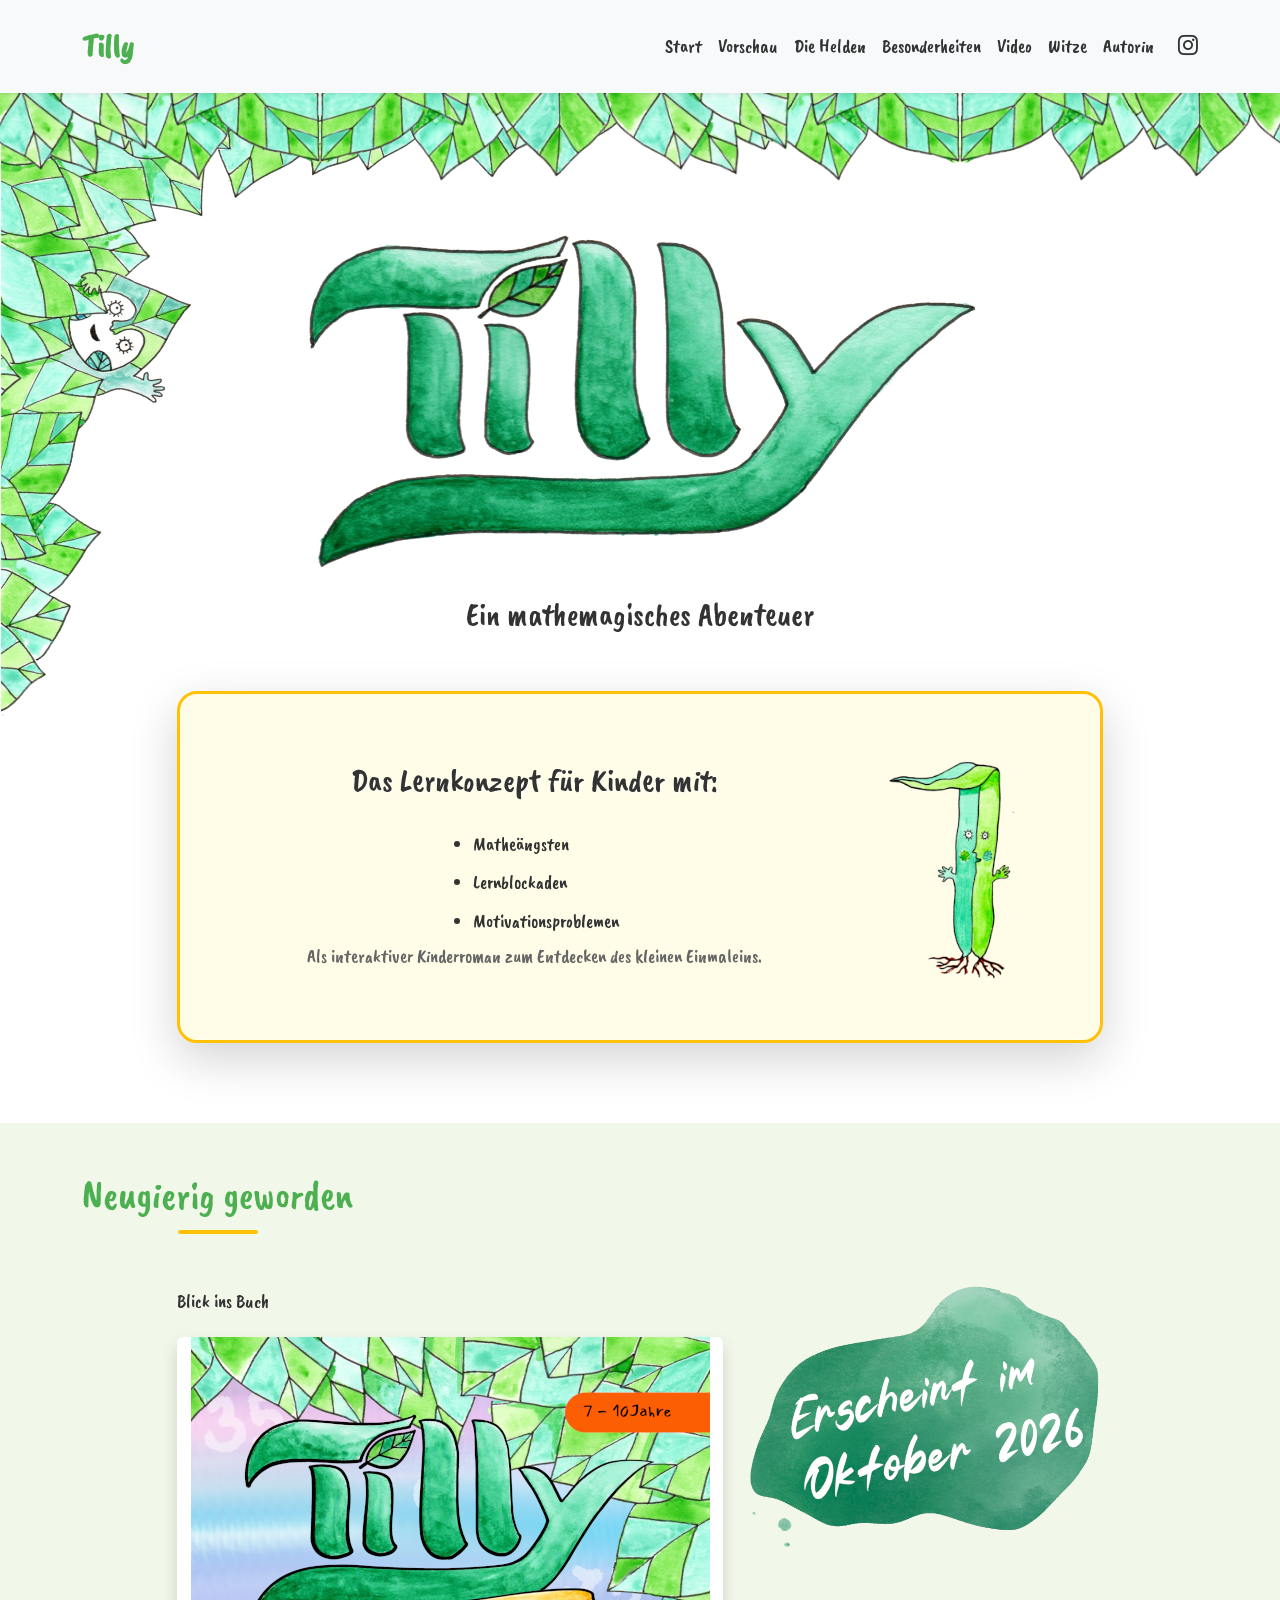
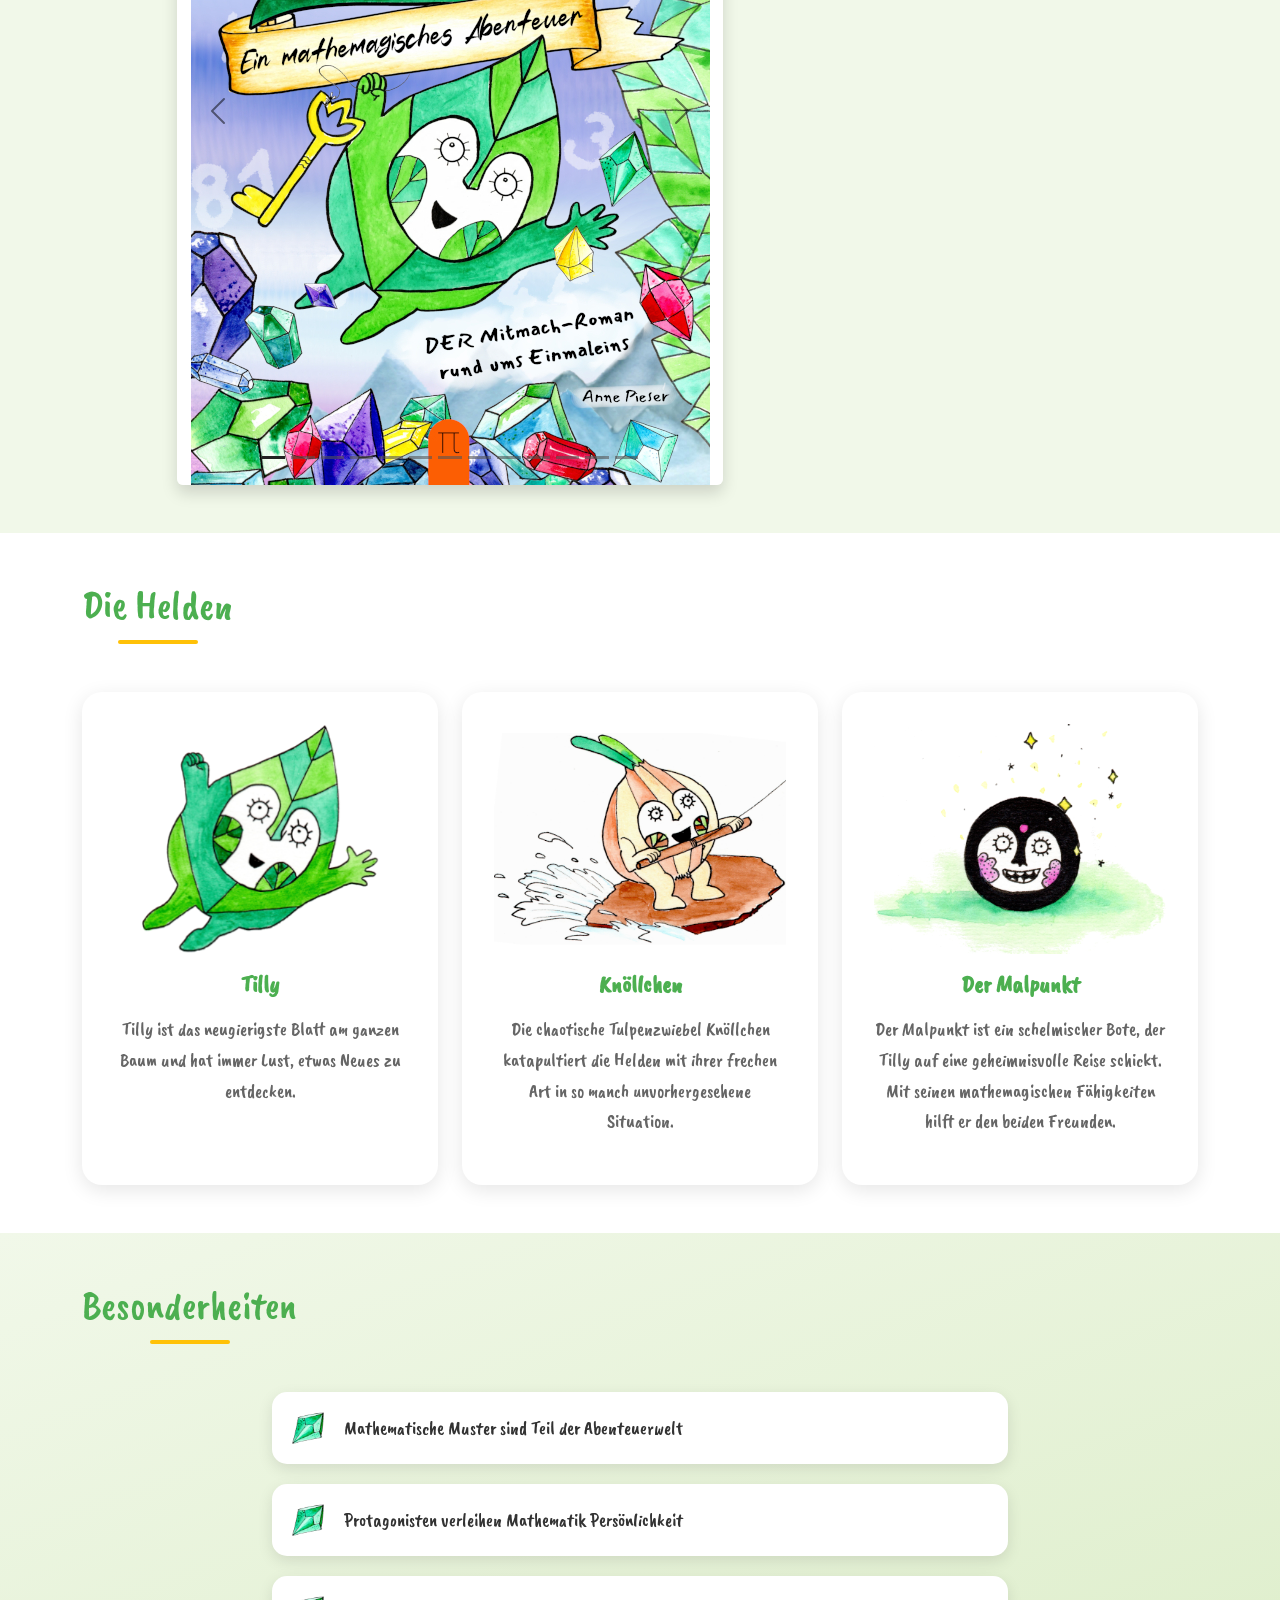
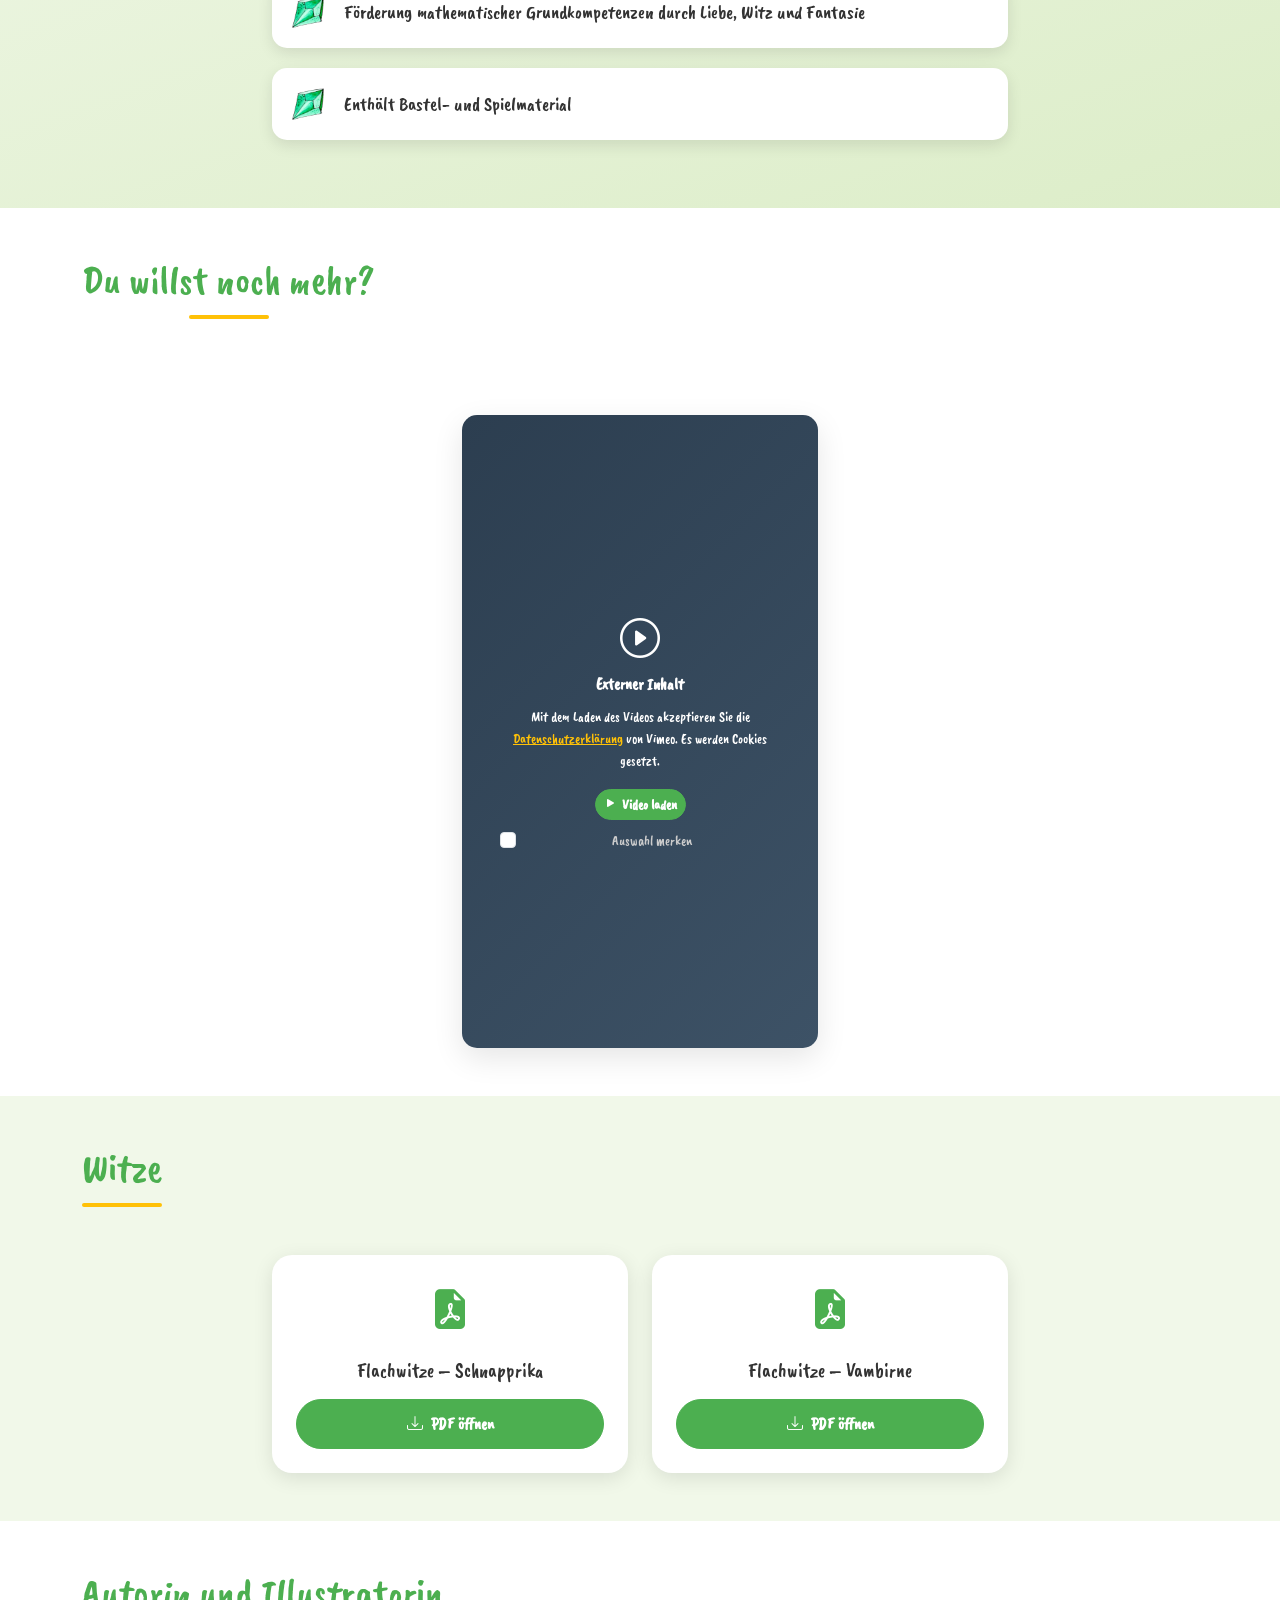
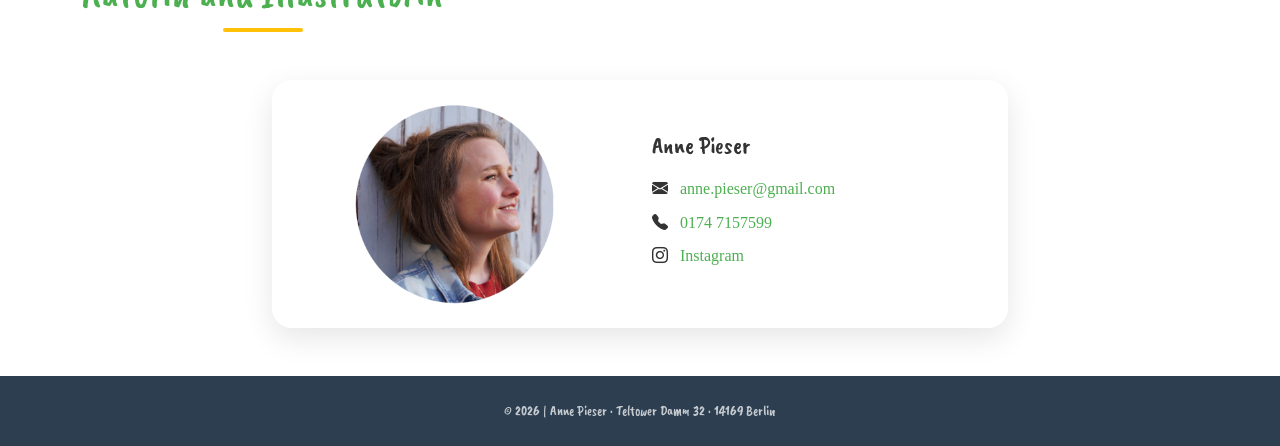
<file: index.html>
<!DOCTYPE html>
<html lang="de">
<head>
    <meta charset="UTF-8">
    <meta name="viewport" content="width=device-width, initial-scale=1.0">
    <title>Tilly – Ein mathemagisches Abenteuer</title>

    <!-- SEO -->
    <meta name="description" content="Tilly ist ein interaktiver Kinderroman, in dem das kleine Lindenblatt Tilly, die Chaoszwiebel Knöllchen und der Malpunkt Kinder spielerisch und abenteuerlich ans kleine Einmaleins heranführen.">
    <meta name="keywords" content="Kinderroman, Einmaleins, Mathematik Kinder, interaktives Kinderbuch, Grundschule Mathe, Tilly, Anne Pieser, Mathemagisch, Lernen mit Geschichten">
    <meta name="author" content="Anne Pieser">
    <meta name="robots" content="index, follow">
    <link rel="canonical" href="https://tilly-mathemagie.de/">

    <!-- Open Graph (Facebook, WhatsApp, LinkedIn) -->
    <meta property="og:type" content="website">
    <meta property="og:url" content="https://tilly-mathemagie.de/">
    <meta property="og:title" content="Tilly – Ein mathemagisches Abenteuer">
    <meta property="og:description" content="Tilly, Knöllchen und der Malpunkt begeben sich auf eine mathemagische Reise. Ein Kinderroman, der das kleine Einmaleins zum Abenteuer macht.">
    <meta property="og:image" content="https://tilly-mathemagie.de/images/tilly-header.png">
    <meta property="og:locale" content="de_DE">
    <meta property="og:site_name" content="Tilly – Mathemagisches Abenteuer">

    <!-- Twitter Card -->
    <meta name="twitter:card" content="summary_large_image">
    <meta name="twitter:title" content="Tilly – Ein mathemagisches Abenteuer">
    <meta name="twitter:description" content="Tilly, Knöllchen und der Malpunkt begeben sich auf eine mathemagische Reise. Ein Kinderroman, der das kleine Einmaleins zum Abenteuer macht.">
    <meta name="twitter:image" content="https://tilly-mathemagie.de/images/tilly-header.png">

    <!-- Favicon -->
    <link rel="icon" type="image/svg+xml" href="favicon.svg">
    <link rel="alternate icon" href="favicon.ico">

    <!-- Google Fonts -->
    <link rel="preconnect" href="https://fonts.googleapis.com">
    <link rel="preconnect" href="https://fonts.gstatic.com" crossorigin>
    <link href="https://fonts.googleapis.com/css2?family=Caveat+Brush&family=Mansalva&display=swap" rel="stylesheet">

    <!-- Bootstrap CSS -->
    <link href="https://cdn.jsdelivr.net/npm/bootstrap@5.3.2/dist/css/bootstrap.min.css" rel="stylesheet">

    <!-- Bootstrap Icons -->
    <link rel="stylesheet" href="https://cdn.jsdelivr.net/npm/bootstrap-icons@1.11.1/font/bootstrap-icons.css">

    <!-- Custom CSS -->
    <link rel="stylesheet" href="css/style.css?v=2.3">
</head>
<body>
    <!-- Navigation -->
    <nav class="navbar navbar-expand-lg navbar-light bg-light fixed-top shadow-sm">
        <div class="container">
            <a class="navbar-brand fw-bold" href="#">Tilly</a>
            <button class="navbar-toggler" type="button" data-bs-toggle="collapse" data-bs-target="#navbarNav">
                <span class="navbar-toggler-icon"></span>
            </button>
            <div class="collapse navbar-collapse" id="navbarNav">
                <ul class="navbar-nav ms-auto">
                    <li class="nav-item">
                        <a class="nav-link" href="#home">Start</a>
                    </li>
                    <li class="nav-item">
                        <a class="nav-link" href="#preview">Vorschau</a>
                    </li>
                    <li class="nav-item">
                        <a class="nav-link" href="#heroes">Die Helden</a>
                    </li>
                    <li class="nav-item">
                        <a class="nav-link" href="#features">Besonderheiten</a>
                    </li>
                    <li class="nav-item">
                        <a class="nav-link" href="#video">Video</a>
                    </li>
                    <li class="nav-item">
                        <a class="nav-link" href="#jokes">Witze</a>
                    </li>
                    <li class="nav-item">
                        <a class="nav-link" href="#author">Autorin</a>
                    </li>
                </ul>
                <div class="d-flex align-items-center ms-3 gap-2">
                    <a href="https://www.instagram.com/anne_pieser/" target="_blank" rel="noopener noreferrer" class="navbar-social-link" aria-label="Instagram">
                        <i class="bi bi-instagram fs-5"></i>
                    </a>
                </div>
            </div>
        </div>
    </nav>


    <!-- Banner Section -->
    <section id="home" class="banner-section">
        <div class="container">
            <div class="row align-items-center">
                <div class="col-12 text-center">
                    <img src="images/tilly-header.png" alt="Main Header" class="main-header-image img-fluid mb-4">
                    <h2>Ein mathemagisches Abenteuer</h2>
                </div>
            </div>

            <!-- Pitch Section integrated into banner -->
            <div class="row justify-content-center mt-5">
                <div class="col-lg-10">
                    <div class="pitch-card p-4 p-md-5 shadow-lg">
                        <div class="row align-items-center">
                            <div class="col-9">
                                <h2 class="subtitle mb-4 text-center">Das Lernkonzept für Kinder mit:</h2>
                                <div class="d-flex align-items-center justify-content-center gap-4">
                                    <!-- List of benefits -->
                                    <ul class="benefits-list">
                                        <li>Matheängsten</li>
                                        <li>Lernblockaden</li>
                                        <li>Motivationsproblemen</li>
                                    </ul>
                                </div>
                                <p class="hero-description">
                                    Als interaktiver Kinderroman zum Entdecken des kleinen Einmaleins.
                                </p>
                            </div>
                            <div class="col-3 text-center">
                                <img src="images/halmut.png" alt="Halmut" class="img-fluid halmut-image">
                            </div>
                        </div>
                    </div>
                </div>
            </div>
        </div>
    </section>


    <!-- Preview Section -->
    <section id="preview" class="preview-section py-5">
        <div class="container">
            <h2 class="section-title text-center mb-5">Neugierig geworden</h2>
            <div class="row justify-content-center">
                <div class="col-lg-6 col-md-8">
                    <p class="preview-p">Blick ins Buch</p>
                    <div id="previewCarousel" class="carousel slide" data-bs-ride="carousel">
                        <div class="carousel-indicators">
                            <button type="button" data-bs-target="#previewCarousel" data-bs-slide-to="0" class="active"></button>
                            <button type="button" data-bs-target="#previewCarousel" data-bs-slide-to="1"></button>
                            <button type="button" data-bs-target="#previewCarousel" data-bs-slide-to="2"></button>
                            <button type="button" data-bs-target="#previewCarousel" data-bs-slide-to="3"></button>
                            <button type="button" data-bs-target="#previewCarousel" data-bs-slide-to="4"></button>
                            <button type="button" data-bs-target="#previewCarousel" data-bs-slide-to="5"></button>
                            <button type="button" data-bs-target="#previewCarousel" data-bs-slide-to="6"></button>
                            <button type="button" data-bs-target="#previewCarousel" data-bs-slide-to="7"></button>
                            <button type="button" data-bs-target="#previewCarousel" data-bs-slide-to="8"></button>
                            <button type="button" data-bs-target="#previewCarousel" data-bs-slide-to="9"></button>
                            <button type="button" data-bs-target="#previewCarousel" data-bs-slide-to="10"></button>
                            <button type="button" data-bs-target="#previewCarousel" data-bs-slide-to="11"></button>
                            <button type="button" data-bs-target="#previewCarousel" data-bs-slide-to="12"></button>
                        </div>
                        <div class="carousel-inner rounded shadow">
                            <div class="carousel-item active">
                                <img src="images/preview/001.jpg" class="d-block w-100" alt="Vorschau 1">
                            </div>
                            <div class="carousel-item">
                                <img src="images/preview/002.jpg" class="d-block w-100" alt="Vorschau 2">
                            </div>
                            <div class="carousel-item">
                                <img src="images/preview/003.jpg" class="d-block w-100" alt="Vorschau 3">
                            </div>
                            <div class="carousel-item">
                                <img src="images/preview/14.jpg" class="d-block w-100" alt="Vorschau 4">
                            </div>
                            <div class="carousel-item">
                                <img src="images/preview/15.jpg" class="d-block w-100" alt="Vorschau 5">
                            </div>
                            <div class="carousel-item">
                                <img src="images/preview/37.jpg" class="d-block w-100" alt="Vorschau 6">
                            </div>
                            <div class="carousel-item">
                                <img src="images/preview/58.jpg" class="d-block w-100" alt="Vorschau 7">
                            </div>
                            <div class="carousel-item">
                                <img src="images/preview/66.jpg" class="d-block w-100" alt="Vorschau 8">
                            </div>
                            <div class="carousel-item">
                                <img src="images/preview/89.jpg" class="d-block w-100" alt="Vorschau 9">
                            </div>
                            <div class="carousel-item">
                                <img src="images/preview/102.jpg" class="d-block w-100" alt="Vorschau 10">
                            </div>
                            <div class="carousel-item">
                                <img src="images/preview/109.jpg" class="d-block w-100" alt="Vorschau 11">
                            </div>
                            <div class="carousel-item">
                                <img src="images/preview/118.jpg" class="d-block w-100" alt="Vorschau 12">
                            </div>
                            <div class="carousel-item">
                                <img src="images/preview/135.jpg" class="d-block w-100" alt="Vorschau 13">
                            </div>
                        </div>
                        <button class="carousel-control-prev" type="button" data-bs-target="#previewCarousel" data-bs-slide="prev">
                            <span class="carousel-control-prev-icon"></span>
                            <span class="visually-hidden">Zurück</span>
                        </button>
                        <button class="carousel-control-next" type="button" data-bs-target="#previewCarousel" data-bs-slide="next">
                            <span class="carousel-control-next-icon"></span>
                            <span class="visually-hidden">Weiter</span>
                        </button>
                    </div>
                </div>
                <div class="col-lg-4 col-md-6 d-flex align-items-start justify-content-center mt-4 mt-lg-0">
                    <img src="images/erscheinungsdatum.png" alt="Erscheinungsdatum" class="img-fluid">
                </div>
            </div>
        </div>
    </section>


    <!-- Heroes Section -->
    <section id="heroes" class="heroes-section py-5">
        <div class="container">
            <h2 class="section-title text-center mb-5">Die Helden</h2>

            <div class="row g-4">
                <!-- Tilly -->
                <div class="col-xl-4 col-lg-12">
                    <div class="hero-card text-center h-100">
                        <div class="hero-image-wrapper mb-3">
                            <img src="images/tilly.png" alt="Tilly" class="hero-image img-fluid">
                        </div>
                        <h3 class="h4 mb-3">Tilly</h3>
                        <p class="hero-description">
                            Tilly ist das neugierigste Blatt am ganzen Baum und hat immer Lust, etwas Neues zu entdecken.
                        </p>
                    </div>
                </div>

                <!-- Knöllchen -->
                <div class="col-xl-4 col-lg-12">
                    <div class="hero-card text-center h-100">
                        <div class="hero-image-wrapper mb-3">
                            <img src="images/knoellchen.png" alt="Knöllchen" class="hero-image img-fluid">
                        </div>
                        <h3 class="h4 mb-3">Knöllchen</h3>
                        <p class="hero-description">
                            Die chaotische Tulpenzwiebel Knöllchen katapultiert die Helden mit ihrer frechen Art in so
                            manch unvorhergesehene Situation.
                        </p>
                    </div>
                </div>

                <!-- Malpunkt -->
                <div class="col-xl-4 col-lg-12">
                    <div class="hero-card text-center h-100">
                        <div class="hero-image-wrapper mb-3">
                            <img src="images/malpunkt.png" alt="Malpunkt" class="hero-image img-fluid">
                        </div>
                        <h3 class="h4 mb-3">Der Malpunkt</h3>
                        <p class="hero-description">
                            Der Malpunkt ist ein schelmischer Bote, der Tilly auf eine geheimnisvolle Reise schickt. Mit
                            seinen mathemagischen Fähigkeiten hilft er den beiden Freunden.
                        </p>
                    </div>
                </div>
            </div>
        </div>
    </section>



    <!-- Features Section -->
    <section id="features" class="features-section py-5">
        <div class="container">
            <h2 class="section-title text-center mb-5">Besonderheiten</h2>

            <div class="row justify-content-center">
                <div class="col-lg-8">
                    <ul class="features-list">
                        <li class="feature-item">
                            <img src="images/kristall.png" alt="Kristall" class="feature-icon">
                            <span>Mathematische Muster sind Teil der Abenteuerwelt</span>
                        </li>
                        <li class="feature-item">
                            <img src="images/kristall.png" alt="Kristall" class="feature-icon">
                            <span>Protagonisten verleihen Mathematik Persönlichkeit</span>
                        </li>
                        <li class="feature-item">
                            <img src="images/kristall.png" alt="Kristall" class="feature-icon">
                            <span>Förderung mathematischer Grundkompetenzen durch Liebe, Witz und Fantasie</span>
                        </li>
                        <li class="feature-item">
                            <img src="images/kristall.png" alt="Kristall" class="feature-icon">
                            <span>Enthält Bastel- und Spielmaterial</span>
                        </li>
                    </ul>
                </div>
            </div>
        </div>

    </section>

    <!-- Video Section -->
    <section id="video" class="video-section py-5">
        <div class="container">
            <h2 class="section-title text-center mb-5">Du willst noch mehr?</h2>

            <div class="row justify-content-center mt-5">
                <div class="col-lg-4 col-md-6">
                    <div class="video-placeholder video-portrait mx-auto">
                        <div class="ratio ratio-9x16">
                            <div id="vimeo-consent-author" class="video-consent">
                                <div class="video-consent-content">
                                    <i class="bi bi-play-circle fs-1 mb-3"></i>
                                    <p class="mb-2"><strong>Externer Inhalt</strong></p>
                                    <p class="small mb-3">Mit dem Laden des Videos akzeptieren Sie die <a href="https://vimeo.com/privacy" target="_blank" rel="noopener noreferrer">Datenschutzerklärung</a> von Vimeo. Es werden Cookies gesetzt.</p>
                                    <button id="vimeo-consent-btn-author" class="btn btn-primary btn-sm">
                                        <i class="bi bi-play-fill me-1"></i>Video laden
                                    </button>
                                    <div class="form-check mt-2">
                                        <input class="form-check-input" type="checkbox" id="vimeo-remember-author">
                                        <label class="form-check-label small" for="vimeo-remember-author">Auswahl merken</label>
                                    </div>
                                </div>
                            </div>
                        </div>
                    </div>
                </div>
            </div>
        </div>
    </section>

    <!-- Jokes Section -->
    <section id="jokes" class="jokes-section py-5">
        <div class="container">
            <h2 class="section-title text-center mb-5">Witze</h2>

            <div class="row g-4 justify-content-center">
                <div class="col-md-6 col-lg-4">
                    <div class="download-card p-4 text-center h-100 d-flex flex-column">
                        <i class="bi bi-file-earmark-pdf-fill fs-1 mb-3" style="color: var(--primary-color);"></i>
                        <h3 class="h5 mb-3">Flachwitze – Schnapprika</h3>
                        <a href="downloads/Flachwitze_Schnapprika.pdf" target="_blank" rel="noopener noreferrer" class="btn btn-primary mt-auto">
                            <i class="bi bi-download me-2"></i>PDF öffnen
                        </a>
                    </div>
                </div>
                <div class="col-md-6 col-lg-4">
                    <div class="download-card p-4 text-center h-100 d-flex flex-column">
                        <i class="bi bi-file-earmark-pdf-fill fs-1 mb-3" style="color: var(--primary-color);"></i>
                        <h3 class="h5 mb-3">Flachwitze – Vambirne</h3>
                        <a href="downloads/Flachwitze_Vambirne.pdf" target="_blank" rel="noopener noreferrer" class="btn btn-primary mt-auto">
                            <i class="bi bi-download me-2"></i>PDF öffnen
                        </a>
                    </div>
                </div>
            </div>
        </div>
    </section>

    <!-- Author Section -->
    <section id="author" class="author-section py-5 bg-light">
        <div class="container">
            <h2 class="section-title text-center mb-5">Autorin und Illustratorin</h2>

            <div class="row justify-content-center">
                <div class="col-lg-8">
                    <div class="author-card p-4">
                        <div class="row align-items-center">
                            <div class="col-md-1"></div>
                            <div class="col-md-5 text-center text-md-start mb-4 mb-md-0">
                                <img src="images/portrait-small.png" alt="Anne Pieser" class="author-photo">
                            </div>
                            <div class="col-md-5 text-center text-md-start">
                                <h3 class="h4 mb-3">Anne Pieser</h3>
                                <div class="contact-info">
                                    <p class="mb-2">
                                        <i class="bi bi-envelope-fill me-2"></i>
                                        <a href="mailto:anne.pieser@gmail.com">anne.pieser@gmail.com</a>
                                    </p>
                                    <p class="mb-2">
                                        <i class="bi bi-telephone-fill me-2"></i>
                                        <a href="tel:+491747157599">0174 7157599</a>
                                    </p>
                                    <p class="mb-2">
                                        <i class="bi bi-instagram me-2"></i>
                                        <a href="https://www.instagram.com/" target="_blank" rel="noopener noreferrer">Instagram</a>
                                    </p>
                                </div>
                            </div>
                        </div>
                    </div>
                </div>
            </div>


        </div>
    </section>

    <!-- Footer -->
    <footer class="footer py-4 bg-dark text-light">
        <div class="container text-center">
            <p class="small mb-0 opacity-75">
                &copy; 2026 | Anne Pieser &middot; Teltower Damm 32 &middot; 14169 Berlin
            </p>
        </div>
    </footer>

    <!-- Bootstrap JS Bundle -->
    <script src="https://cdn.jsdelivr.net/npm/bootstrap@5.3.2/dist/js/bootstrap.bundle.min.js"></script>

    <!-- Vimeo Cookie Consent -->
    <script>
        (function () {
            var videoUrl = 'https://player.vimeo.com/video/1232769938?title=0&byline=0&portrait=0';
            var consentEl = document.getElementById('vimeo-consent');
            var btn = document.getElementById('vimeo-consent-btn');
            var remember = document.getElementById('vimeo-remember');

            function loadVideo() {
                if (!consentEl) return;
                var iframe = document.createElement('iframe');
                iframe.src = videoUrl;
                iframe.title = 'Tilly - Ein mathemagisches Abenteuer';
                iframe.setAttribute('frameborder', '0');
                iframe.setAttribute('allow', 'autoplay; fullscreen; picture-in-picture');
                iframe.setAttribute('allowfullscreen', '');
                consentEl.parentNode.replaceChild(iframe, consentEl);
            }

            if (localStorage.getItem('vimeo-consent') === 'granted') {
                loadVideo();
            } else if (btn) {
                btn.addEventListener('click', function () {
                    if (remember && remember.checked) {
                        localStorage.setItem('vimeo-consent', 'granted');
                    }
                    loadVideo();
                });
            }
        })();

        // Vimeo – Author Section
        (function () {
            var videoUrl = 'https://player.vimeo.com/video/1232769938?title=0&byline=0&portrait=0';
            var consentEl = document.getElementById('vimeo-consent-author');
            var btn = document.getElementById('vimeo-consent-btn-author');
            var remember = document.getElementById('vimeo-remember-author');

            function loadVideo() {
                if (!consentEl) return;
                var iframe = document.createElement('iframe');
                iframe.src = videoUrl;
                iframe.title = 'Tilly - Ein mathemagisches Abenteuer';
                iframe.setAttribute('frameborder', '0');
                iframe.setAttribute('allow', 'autoplay; fullscreen; picture-in-picture');
                iframe.setAttribute('allowfullscreen', '');
                consentEl.parentNode.replaceChild(iframe, consentEl);
            }

            if (localStorage.getItem('vimeo-consent') === 'granted') {
                loadVideo();
            } else if (btn) {
                btn.addEventListener('click', function () {
                    if (remember && remember.checked) {
                        localStorage.setItem('vimeo-consent', 'granted');
                    }
                    loadVideo();
                });
            }
        })();
    </script>
</body>
</html>
</file>
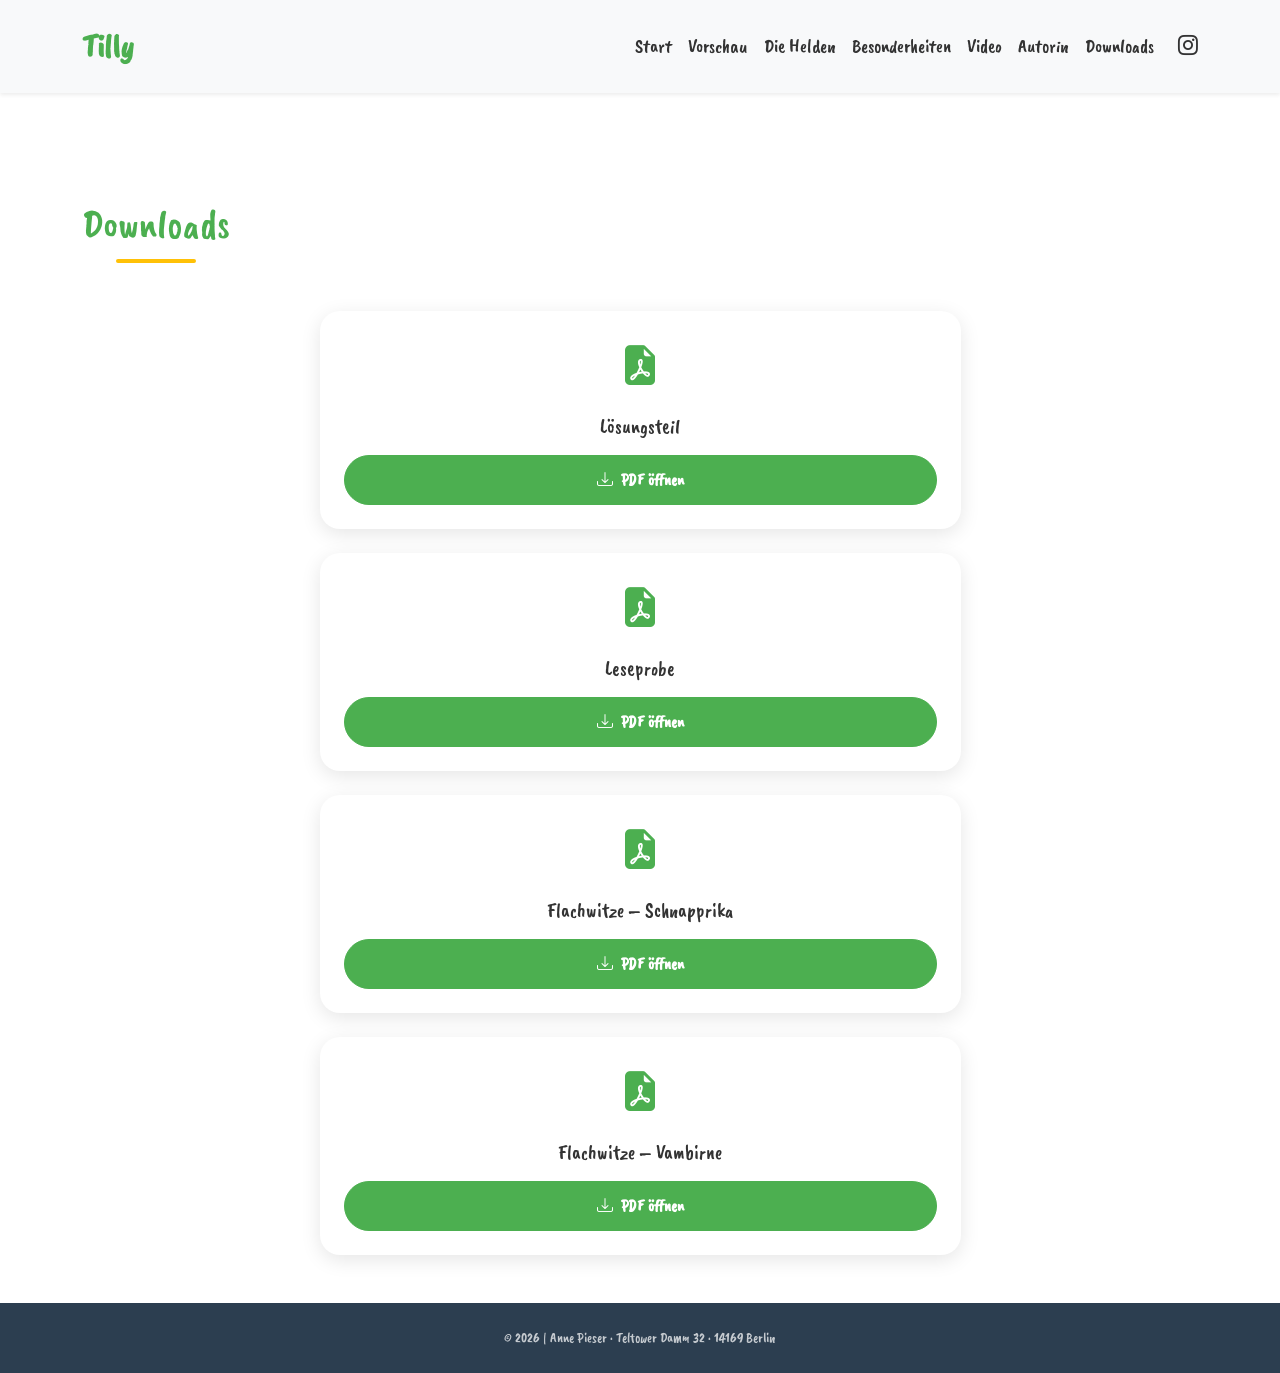
<file: tillydownloads.html>
<!DOCTYPE html>
<html lang="de">
<head>
    <meta charset="UTF-8">
    <meta name="viewport" content="width=device-width, initial-scale=1.0">
    <title>Downloads – Tilly – Ein mathemagisches Abenteuer</title>

    <!-- Favicon -->
    <link rel="icon" type="image/svg+xml" href="favicon.svg">
    <link rel="alternate icon" href="favicon.ico">

    <!-- Google Fonts -->
    <link rel="preconnect" href="https://fonts.googleapis.com">
    <link rel="preconnect" href="https://fonts.gstatic.com" crossorigin>
    <link href="https://fonts.googleapis.com/css2?family=Caveat+Brush&family=Protest+Revolution&display=swap" rel="stylesheet">

    <!-- Bootstrap CSS -->
    <link href="https://cdn.jsdelivr.net/npm/bootstrap@5.3.2/dist/css/bootstrap.min.css" rel="stylesheet">

    <!-- Bootstrap Icons -->
    <link rel="stylesheet" href="https://cdn.jsdelivr.net/npm/bootstrap-icons@1.11.1/font/bootstrap-icons.css">

    <!-- Custom CSS -->
    <link rel="stylesheet" href="css/style.css?v=2.3">
</head>
<body>
    <!-- Navigation -->
    <nav class="navbar navbar-expand-lg navbar-light bg-light fixed-top shadow-sm">
        <div class="container">
            <a class="navbar-brand fw-bold" href="index.html">Tilly</a>
            <button class="navbar-toggler" type="button" data-bs-toggle="collapse" data-bs-target="#navbarNav">
                <span class="navbar-toggler-icon"></span>
            </button>
            <div class="collapse navbar-collapse" id="navbarNav">
                <ul class="navbar-nav ms-auto">
                    <li class="nav-item">
                        <a class="nav-link" href="index.html#home">Start</a>
                    </li>
                    <li class="nav-item">
                        <a class="nav-link" href="index.html#preview">Vorschau</a>
                    </li>
                    <li class="nav-item">
                        <a class="nav-link" href="index.html#heroes">Die Helden</a>
                    </li>
                    <li class="nav-item">
                        <a class="nav-link" href="index.html#features">Besonderheiten</a>
                    </li>
                    <li class="nav-item">
                        <a class="nav-link" href="index.html#video">Video</a>
                    </li>
                    <li class="nav-item">
                        <a class="nav-link" href="index.html#author">Autorin</a>
                    </li>
                    <li class="nav-item">
                        <a class="nav-link active" href="tillydownloads.html">Downloads</a>
                    </li>
                </ul>
                <div class="d-flex align-items-center ms-3 gap-2">
                    <a href="https://www.instagram.com/anne_pieser/" target="_blank" rel="noopener noreferrer" class="navbar-social-link" aria-label="Instagram">
                        <i class="bi bi-instagram fs-5"></i>
                    </a>
                </div>
            </div>
        </div>
    </nav>

    <!-- Downloads Section -->
    <section id="downloads" class="downloads-section py-5" style="padding-top: 200px !important;">
        <div class="container">
            <h2 class="section-title text-center mb-5">Downloads</h2>

            <div class="row g-4 justify-content-center">

                <div class="col-md-12 col-lg-7">
                    <div class="download-card p-4 text-center h-100 d-flex flex-column">
                        <i class="bi bi-file-earmark-pdf-fill fs-1 mb-3" style="color: var(--primary-color);"></i>
                        <h3 class="h5 mb-3">Lösungsteil</h3>
                        <a href="downloads/loesungsteil.pdf" target="_blank" rel="noopener noreferrer" class="btn btn-primary mt-auto">
                            <i class="bi bi-download me-2"></i>PDF öffnen
                        </a>
                    </div>
                </div>
                <div class="col-md-12 col-lg-7">
                    <div class="download-card p-4 text-center h-100 d-flex flex-column">
                        <i class="bi bi-file-earmark-pdf-fill fs-1 mb-3" style="color: var(--primary-color);"></i>
                        <h3 class="h5 mb-3">Leseprobe</h3>
                        <a href="downloads/leseprobe.pdf" target="_blank" rel="noopener noreferrer" class="btn btn-primary mt-auto">
                            <i class="bi bi-download me-2"></i>PDF öffnen
                        </a>
                    </div>
                </div>
                <div class="col-md-12 col-lg-7">
                    <div class="download-card p-4 text-center h-100 d-flex flex-column">
                        <i class="bi bi-file-earmark-pdf-fill fs-1 mb-3" style="color: var(--primary-color);"></i>
                        <h3 class="h5 mb-3">Flachwitze – Schnapprika</h3>
                        <a href="downloads/Flachwitze_Schnapprika.pdf" target="_blank" rel="noopener noreferrer" class="btn btn-primary mt-auto">
                            <i class="bi bi-download me-2"></i>PDF öffnen
                        </a>
                    </div>
                </div>
                <div class="col-md-12 col-lg-7">
                    <div class="download-card p-4 text-center h-100 d-flex flex-column">
                        <i class="bi bi-file-earmark-pdf-fill fs-1 mb-3" style="color: var(--primary-color);"></i>
                        <h3 class="h5 mb-3">Flachwitze – Vambirne</h3>
                        <a href="downloads/Flachwitze_Vambirne.pdf" target="_blank" rel="noopener noreferrer" class="btn btn-primary mt-auto">
                            <i class="bi bi-download me-2"></i>PDF öffnen
                        </a>
                    </div>
                </div>
            </div>
        </div>
    </section>

    <!-- Footer -->
    <footer class="footer py-4 bg-dark text-light">
        <div class="container text-center">
            <p class="small mb-0 opacity-75">
                &copy; 2026 | Anne Pieser &middot; Teltower Damm 32 &middot; 14169 Berlin
            </p>
        </div>
    </footer>

    <!-- Bootstrap JS Bundle -->
    <script src="https://cdn.jsdelivr.net/npm/bootstrap@5.3.2/dist/js/bootstrap.bundle.min.js"></script>
</body>
</html>
</file>
<file: css/style.css>
/* =============================================
   General Styles
   ============================================= */
:root {
    --primary-color: #4CAF50;
    --secondary-color: #8BC34A;
    --accent-color: #FFC107;
    --text-dark: #333;
    --text-light: #666;
    --bg-white: #ffffff;
    --bg-soft: #F1F8E9;
    --bg-medium: #DCEDC8;
}

* {
    margin: 0;
    padding: 0;
    box-sizing: border-box;
}

body {
    font-family: 'Caveat Brush', sans-serif;
    color: var(--text-dark);
    line-height: 1.6;
    overflow-x: hidden;
}

h1, h2, h3, h4, .navbar-brand {
    font-family: 'Caveat Brush', sans-serif;
    font-weight: 200;
    font-style: normal;
}

html {
    scroll-behavior: smooth;
}

/* =============================================
   Navigation
   ============================================= */
.navbar {
    padding: 1rem 0;
    transition: all 0.3s ease;
    font-size: 1.2rem;
}

.navbar-brand {
    font-size: 2.0rem;
    color: var(--primary-color) !important;
}

.navbar-nav .nav-link {
    padding: 0.5rem 1rem;
    color: var(--text-dark) !important;
    font-weight: 500;
    transition: color 0.3s ease;
}

.navbar-nav .nav-link:hover {
    color: var(--primary-color) !important;
}

.navbar-social-link {
    color: var(--text-dark);
    transition: color 0.3s ease, transform 0.3s ease;
}

.navbar-social-link:hover {
    color: var(--primary-color);
    transform: scale(1.2);
}

/* =============================================
   Banner Section
   ============================================= */
.banner-section {
    padding-top: 180px;
    padding-bottom: 80px;
    background-image: url('../images/header-banner-middle.png'), url('../images/header-banner.png');
    background-size: 50%, 50%;
    background-position: center 80px, left 80px;
    background-repeat: repeat-x, no-repeat;
    position: relative;
}

.banner-section::before {
    content: '';
    position: absolute;
    top: 0;
    left: 0;
    right: 0;
    bottom: 0;
    background: rgba(255, 255, 255, 0);
    z-index: 1;
}

.banner-section .container {
    position: relative;
    z-index: 2;
}

.banner-section h1 {
    color: var(--primary-color);
    font-size: 10.5rem;
    text-shadow: 2px 2px 4px rgba(255,255,255,0.8);
}

.subtitle {
    font-size: 2.0rem;
    color: var(--text-dark);
    font-weight: 500;
    text-shadow: 1px 1px 2px rgba(255,255,255,0.8);
}

.main-header-image {
    margin-top: 50px;
    max-width: 60%;
    height: auto;
}

.sub-header-image {
    margin-top: 25px;
    max-width: 60%;
    height: auto;
}

/* =============================================
   Pitch Section
   ============================================= */
.pitch-card {
    background: rgba(255, 253, 231, 0.95);
    border-radius: 20px;
    border: 3px solid var(--accent-color);
    backdrop-filter: blur(10px);
}

.pitch-card p {
    font-size: 1.2rem;
    margin: 0;
}

/* =============================================
   Section Titles
   ============================================= */
.section-title {
    font-size: 2.5rem;
    font-weight: normal;
    color: var(--primary-color);
    position: relative;
    display: inline-block;
    padding-bottom: 15px;
}

.section-title::after {
    content: '';
    position: absolute;
    bottom: 0;
    left: 50%;
    transform: translateX(-50%);
    width: 80px;
    height: 4px;
    background: var(--accent-color);
    border-radius: 2px;
}

/* =============================================
   Video Section
   ============================================= */
.video-section {
    background: var(--bg-warm);
}

.video-placeholder {
    border-radius: 15px;
    overflow: hidden;
    box-shadow: 0 10px 30px rgba(0,0,0,0.1);
}

.video-portrait {
    max-width: 360px;
}

.ratio-9x16 {
    --bs-aspect-ratio: 177.78%; /* 16/9 * 100 */
}

.video-consent {
    position: absolute;
    top: 0;
    left: 0;
    width: 100%;
    height: 100%;
    background: linear-gradient(135deg, #2c3e50 0%, #3d5266 100%);
    display: flex;
    align-items: center;
    justify-content: center;
    color: #fff;
    text-align: center;
    padding: 1.5rem;
}

.video-consent-content {
    max-width: 280px;
}

.video-consent a {
    color: var(--accent-color);
}

.video-consent a:hover {
    color: #fff;
}

.video-consent .btn-primary {
    background-color: var(--primary-color);
    border-color: var(--primary-color);
    border-radius: 25px;
    font-weight: 600;
}

.video-consent .btn-primary:hover {
    background-color: #45a049;
    border-color: #45a049;
}

.video-consent .form-check-label {
    color: #ccc;
}

.video-consent .form-check-input:checked {
    background-color: var(--primary-color);
    border-color: var(--primary-color);
}

/* =============================================
   Jokes Section
   ============================================= */
.jokes-section {
    background: var(--bg-soft);
}

/* =============================================
   Heroes Section
   ============================================= */
.heroes-section {
    background: var(--bg-white);
}

.hero-card {
    background: white;
    border-radius: 20px;
    padding: 2rem;
    box-shadow: 0 5px 20px rgba(0,0,0,0.1);
    transition: transform 0.3s ease, box-shadow 0.3s ease;
}

.hero-card:hover {
    transform: translateY(-10px);
    box-shadow: 0 15px 40px rgba(0,0,0,0.15);
}

.hero-image-wrapper {
    max-width: 400px; 
    max-height: 315px;
    margin: 0 auto;
}

.hero-image {
    width: 100%;
    height: 100%;
    object-fit: cover;
}

.hero-card h3 {
    color: var(--primary-color);
    font-weight: bold;
}

.hero-description {
    color: var(--text-light);
    font-size: 1.2rem;
}

/* =============================================
   Preview Section
   ============================================= */
.preview-section {
    background: var(--bg-soft);
}

.preview-p {
    font-size: 1.2rem;
    color: var(--text-dark);
    font-weight: 500;
    padding: 4px 0;
}

.preview-section .carousel-item img {
    object-fit: contain;
    max-height: 748px;
    background: #fff;
}

.preview-section .carousel-control-prev-icon,
.preview-section .carousel-control-next-icon {
    filter: invert(1) brightness(0.3);
}

.preview-section .carousel-indicators [data-bs-target] {
    background-color: #555;
    opacity: 0.6;
}

.preview-section .carousel-indicators .active {
    background-color: #222;
    opacity: 1;
}

/* =============================================
   Downloads Section
   ============================================= */
.download-card {
    background: white;
    border-radius: 20px;
    box-shadow: 0 5px 20px rgba(0,0,0,0.1);
    transition: transform 0.3s ease;
}

.download-card:hover {
    transform: scale(1.05);
}

.download-thumbnail {
    max-width: 250px;
    height: auto;
}

.download-card .btn-primary {
    background-color: var(--primary-color);
    border-color: var(--primary-color);
    padding: 12px 30px;
    font-weight: 600;
    border-radius: 25px;
    transition: all 0.3s ease;
}

.download-card .btn-primary:hover {
    background-color: #45a049;
    border-color: #45a049;
    transform: scale(1.05);
}

/* =============================================
   Benefits List (Pitch Card)
   ============================================= */
.halmut-image {
    max-height: 250px;
    width: auto;
}

.benefits-list {
    list-style: disc;
    display: inline-block;
    text-align: left;
    padding-left: 1.5rem;
    margin: 0 auto;
}

.pitch-card {
    text-align: center;
}

.benefits-list li {
    font-size: 1.2rem;
    color: var(--text-dark);
    font-weight: 500;
    padding: 4px 0;
}

/* =============================================
   Features Section
   ============================================= */
.features-section {
    background: linear-gradient(160deg, var(--bg-soft) 0%, var(--bg-medium) 100%);
}

.features-list {
    list-style: none;
    padding: 0;
}

.feature-item {
    display: flex;
    align-items: center;
    padding: 20px;
    margin-bottom: 20px;
    background: white;
    border-radius: 15px;
    box-shadow: 0 5px 15px rgba(0,0,0,0.1);
    transition: transform 0.3s ease;
}

.feature-item:hover {
    transform: translateX(10px);
}

.feature-icon {
    width: 32px;
    height: 32px;
    margin-right: 20px;
    flex-shrink: 0;
}

.feature-item span {
    font-size: 1.2rem;
    color: var(--text-dark);
    font-weight: 500;
}

/* =============================================
   Author Section
   ============================================= */
.downloads-section {
    background: var(--bg-warm) !important;
}

.author-section {
    background: var(--bg-white) !important;
    font-family: Georgia, 'Times New Roman', Times, serif;
}

.author-card {
    background: white;
    border-radius: 20px;
    box-shadow: 0 10px 30px rgba(0,0,0,0.1);
}

.author-photo {
    width: 199px;
    height: 200px;
    object-fit: cover;
}

.contact-info a {
    color: var(--primary-color);
    text-decoration: none;
    transition: color 0.3s ease;
}

.contact-info a:hover {
    color: var(--secondary-color);
    text-decoration: underline;
}

/* =============================================
   Footer
   ============================================= */
.footer {
    background-color: #2c3e50 !important;
}

.footer h5 {
    color: var(--accent-color);
    font-weight: bold;
}

/* =============================================
   Responsive Design
   ============================================= */
@media (max-width: 768px) {
    .banner-section h1 {
        font-size: 2.5rem;
    }
    
    .subtitle {
        font-size: 1.4rem;
    }
    
    .section-title {
        font-size: 2rem;
    }
    
    .pitch-card p {
        font-size: 1.2rem;
    }
    
    .hero-image-wrapper {
        width: 150px;
        height: 150px;
    }
}

@media (max-width: 576px) {
    .banner-section {
        padding-top: 80px;
    }
    
    .banner-section h1 {
        font-size: 2rem;
    }
    
    .subtitle {
        font-size: 1.4rem;
    }
    
    .feature-item {
        flex-direction: column;
        text-align: center;
    }
    
    .feature-icon {
        margin-right: 0;
        margin-bottom: 15px;
    }
}

/* =============================================
   Animations
   ============================================= */
@keyframes fadeInUp {
    from {
        opacity: 0;
        transform: translateY(30px);
    }
    to {
        opacity: 1;
        transform: translateY(0);
    }
}

.fade-in-up {
    animation: fadeInUp 0.6s ease-out;
}
</file>
